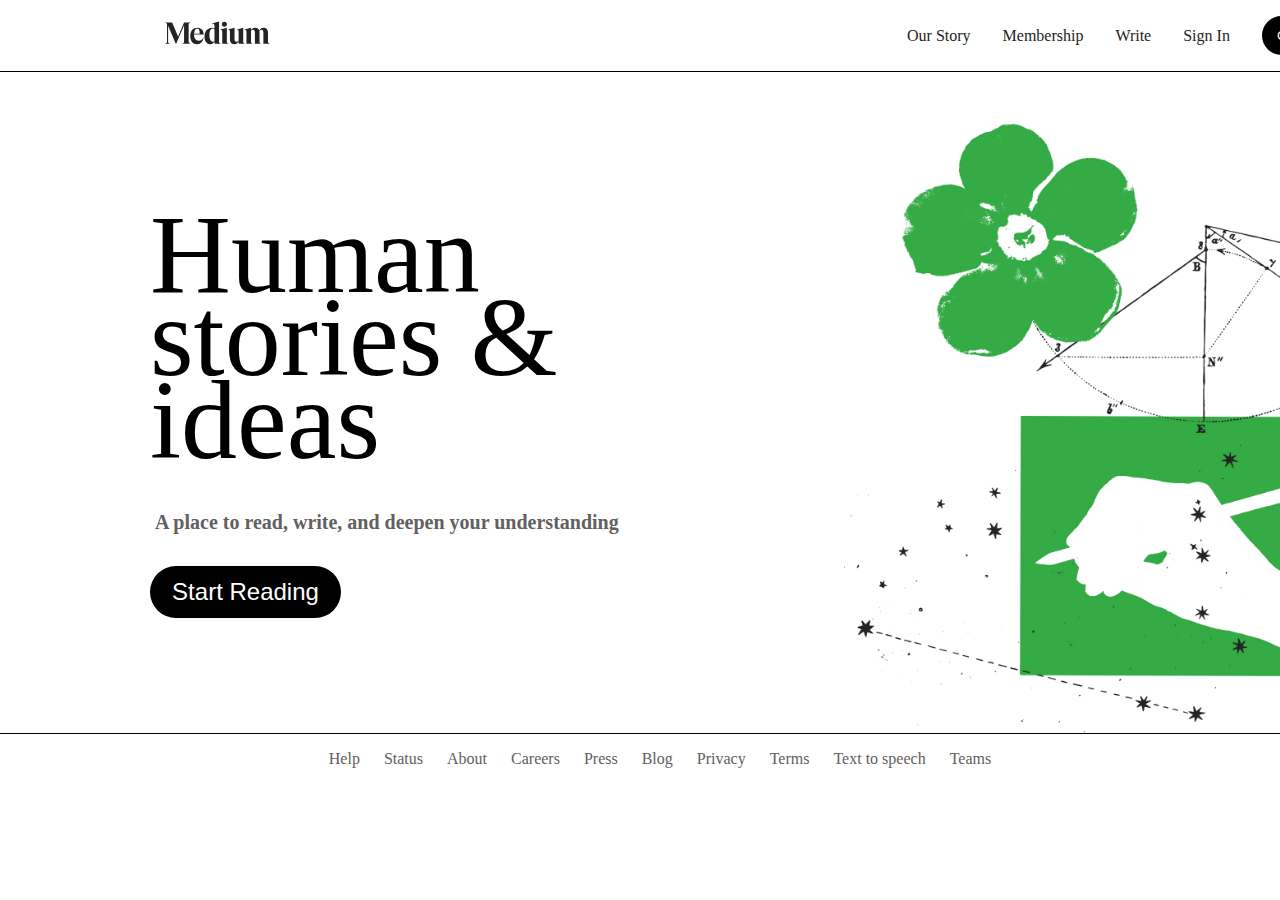
<file: index.html>
<!DOCTYPE html>
<html lang="en">

<head>
    <meta charset="UTF-8">
    <meta name="viewport" content="width=device-width, initial-scale=1.0">
    <title>Medium</title>
</head>
<link rel="stylesheet" href="style.css">
<link rel="stylesheet" media="(max-width:575px)" href="responsive.css">
<link rel="icon" type="image/x-icon" href="logo.svg">

<body>
    <navbar>
        <a href="#">
            <img class="logo-img" src="./logo.svg" alt="logo">
        </a>
        <a href="#">
            <button class="nav-btn visible">
                    Get Started
                </button>
        </a>
        <ul>
            <a href="#">
                <li>Our Story</li>
            </a><a href="#">
                <li>Membership</li>
            </a><a href="#">
                <li>Write</li>
            </a><a href="#">
                <li>Sign In</li>
            </a><a href="#">
                <li><button class="nav-btn">
                        Get Started
                    </button> </li>
            </a>
        </ul>
    </navbar>
    <main>
        <div class="hero-box">
            <div class="hero-box1">
                <h1 class="hero-title"><span class="hero-title1">Human</span> stories & ideas</h1>
                <h6 class="hero-subtitle">A place to read, write, and deepen your understanding</h6>
                <a href="login.html"><button class="hero-btn">
                    Start Reading
                </button> 
                </a>
            </div>
            <img class="hero-img" src="hero.png" alt="flower image">
        </div>
    </main>
<!-- Footer Visible For Mobile Only -->
        <div class="mobile-footer">
            <a href="#"><li>
                About
            </li></a>
            <a href="#"><li>
                Helps
            </li></a>
            <a href="#"><li>
                Terms
            </li></a>
            <a href="#"><li>
                Privacy
            </li></a>
        </div>
<!-- Footer for Bigger Screens -->
    <footer>
        <div class="links">
            <ul class="footer-list">
                <a href="#">
                    <li>Help</li>
                </a><a href="#">
                    <li>Status</li>
                </a><a href="#">
                    <li>About</li>
                </a><a href="#">
                    <li>Careers</li>
                </a><a href="#">
                    <li>Press</li>
                </a><a href="#">
                    <li>Blog</li>
                </a>
                <a href="#">
                    <li>Privacy</li>
                </a><a href="#">
                    <li>Terms</li>
                </a><a href="#">
                    <li>Text to speech</li>
                </a>
                <a href="#">
                    <li>Teams</li>
                </a>
            </ul>
        </div>
    </footer>
</body>

</html>
</file>
<file: style.css>
body{
    margin: 0;
    padding: 0;
    box-sizing: border-box;
    font-family: Cambria, Cochin, Georgia, Times, 'Times New Roman', serif;
}


navbar{
    display: flex;
    border-bottom: 1px solid black;

}

navbar ul{
    display: flex;
    list-style: none;
    gap: 2em;
    position: relative;
    left: 37em;
    align-items: center;
    /* border: 3px solid purple; */
}

navbar ul li{
    list-style-type: none;

}
 navbar a{
    text-decoration: none;
    font-size: 1rem;
    font-weight: 100;
    color: #242424;
 }

 .nav-btn{
    background: black;
    color: white;
    padding: 12px 15px;
    border: none;
    border-radius: 15em;
    text-align: center;
    cursor: pointer;
 }

 .logo-img{
    width: 105px;
    height: 56px;
    padding: 5px;
    margin-left: 10em;
}


.hero-title{
    margin-left: 150px;
    font-size: 7rem;
    line-height: 0.74em;
    font-weight: 300;
}

.hero-title1{
    display: block;
}


.hero-box1{
    display: flex;
    flex-direction: column;
    justify-content: center;
    margin-top: -100px;
}

.hero-subtitle{
    font-size: 20px;
    position: relative;
    margin-left: 155px;
    color: #626060;
}

.hero-img{
    width: 519px;
    position: relative;
    height: 610px;
    left: 37px;
}

.hero-box{
    display: flex;
    margin-top: 51px;
    gap: 4em;
    align-items: center;
    justify-content: center;
}


.links{
    display: flex;
    justify-content: center;
    align-items: center;
    border-top: 1px solid black;
}

.links ul{
    display: flex;
    gap: 1.5rem;
    justify-content: center;
}

.links ul li{
    list-style: none;
}

.links ul a{
    text-decoration: none;
    color: #626060;
}

.hero-box1 > *:not(:last-child) {
    margin-bottom: 3px;
  }

  .hero-btn{
    background: black;
    color: white;
    padding: 12px 15px;
    border: none;
    border-radius: 15em;
    text-align: center;
    cursor: pointer;
    width: 191px;
    margin-left: 150px;
    margin-top: 29px;
    font-size: 1.5em;
 }

 .visible{
    display: none;
 }

 .mobile-footer{
    display: none;
 }
</file>
<file: responsive.css>
html,
body {
    margin: 0;
    padding: 0;
    box-sizing: border-box;
    font-family: Cambria, Cochin, Georgia, Times, 'Times New Roman', serif;
    height: 100%;
}


navbar {
    display: flex;
    border-bottom: 1px solid black;
    height: 73px;

}

.visible {
    display: inline;
}

navbar ul {
    display: flex;
    list-style: none;
    gap: 2em;
    position: relative;
    left: 3em;
    align-items: center;
    /* border: 3px solid purple; */
    display: none;
}

navbar ul li {
    list-style-type: none;

}

/* navbar a{
    text-decoration: none;
    font-size: 1rem;
    font-weight: 100;
    color: #242424;
 } */

.nav-btn {
    background: black;
    color: white;
    padding: 12px 15px;
    border: none;
    border-radius: 15em;
    text-align: center;
    width: 123px;
    margin-top: 15px;
}

.logo-img {
    width: 105px;
    height: 56px;
    padding: 9px;
    margin-left: 2em;
    margin-right: 7em;
}


.hero-title {
    margin-left: 15px;
    font-size: 5rem;
    line-height: 0.74em;
    font-weight: 300;
}

.hero-title1 {
    display: block;
}


.hero-box1 {
    display: flex;
    flex-direction: column;
    justify-content: center;
    margin-top: 87px;
}

.hero-subtitle {
    font-size: 19px;
    position: relative;
    margin-left: 15px;
    color: #626060;
}

.hero-img {
    width: 51px;
    position: relative;
    height: 61px;
    left: 7px;
    display: none;
}

.hero-box {
    display: inline;
    margin-top: 5px;
    /* gap: 1em; */
    align-items: center;
    justify-content: center;
}


.links {
    display: flex;
    justify-content: center;
    align-items: center;
    border-top: 1px solid black;
    display: none;
}

.links ul {
    display: flex;
    gap: 1.5rem;
    justify-content: center;
}

.links ul li {
    list-style: none;
}

.links ul a {
    text-decoration: none;
    color: #626060;
}

.hero-box1>*:not(:last-child) {
    margin-bottom: 3px;
}

.hero-btn {
    background: green;
    color: white;
    padding: 12px 15px;
    border: none;
    border-radius: 15em;
    text-align: center;
    cursor: pointer;
    width: 191px;
    margin-left: 15px;
    margin-top: 42px;
    font-size: 1em;
}

.help {
    color: #a1a1a1;
    text-align: left;
    vertical-align: text-top;
    font-size: 15px;
    font-family: Inter;
    line-height: auto;
    border-style: none;
    outline: none;
    width: 59px;
}

.btn {
    background-color: #0e0e0e;
    height: 37.599998474121094px;
    width: 103.69000244140625px;
    left: 201px;
    top: 10px;
    position: absolute;
}

.mobile-footer {
    display: flex;
    list-style: none;
    gap: 2em;
    background: black;
    height: 75px;
    text-align: center;
    align-items: center;
    overflow: hidden;
    margin-top: 47px;
}


.mobile-footer a{
    text-decoration: none;
    color: white;
    position: relative;
    left: 15px;
}
</file>
